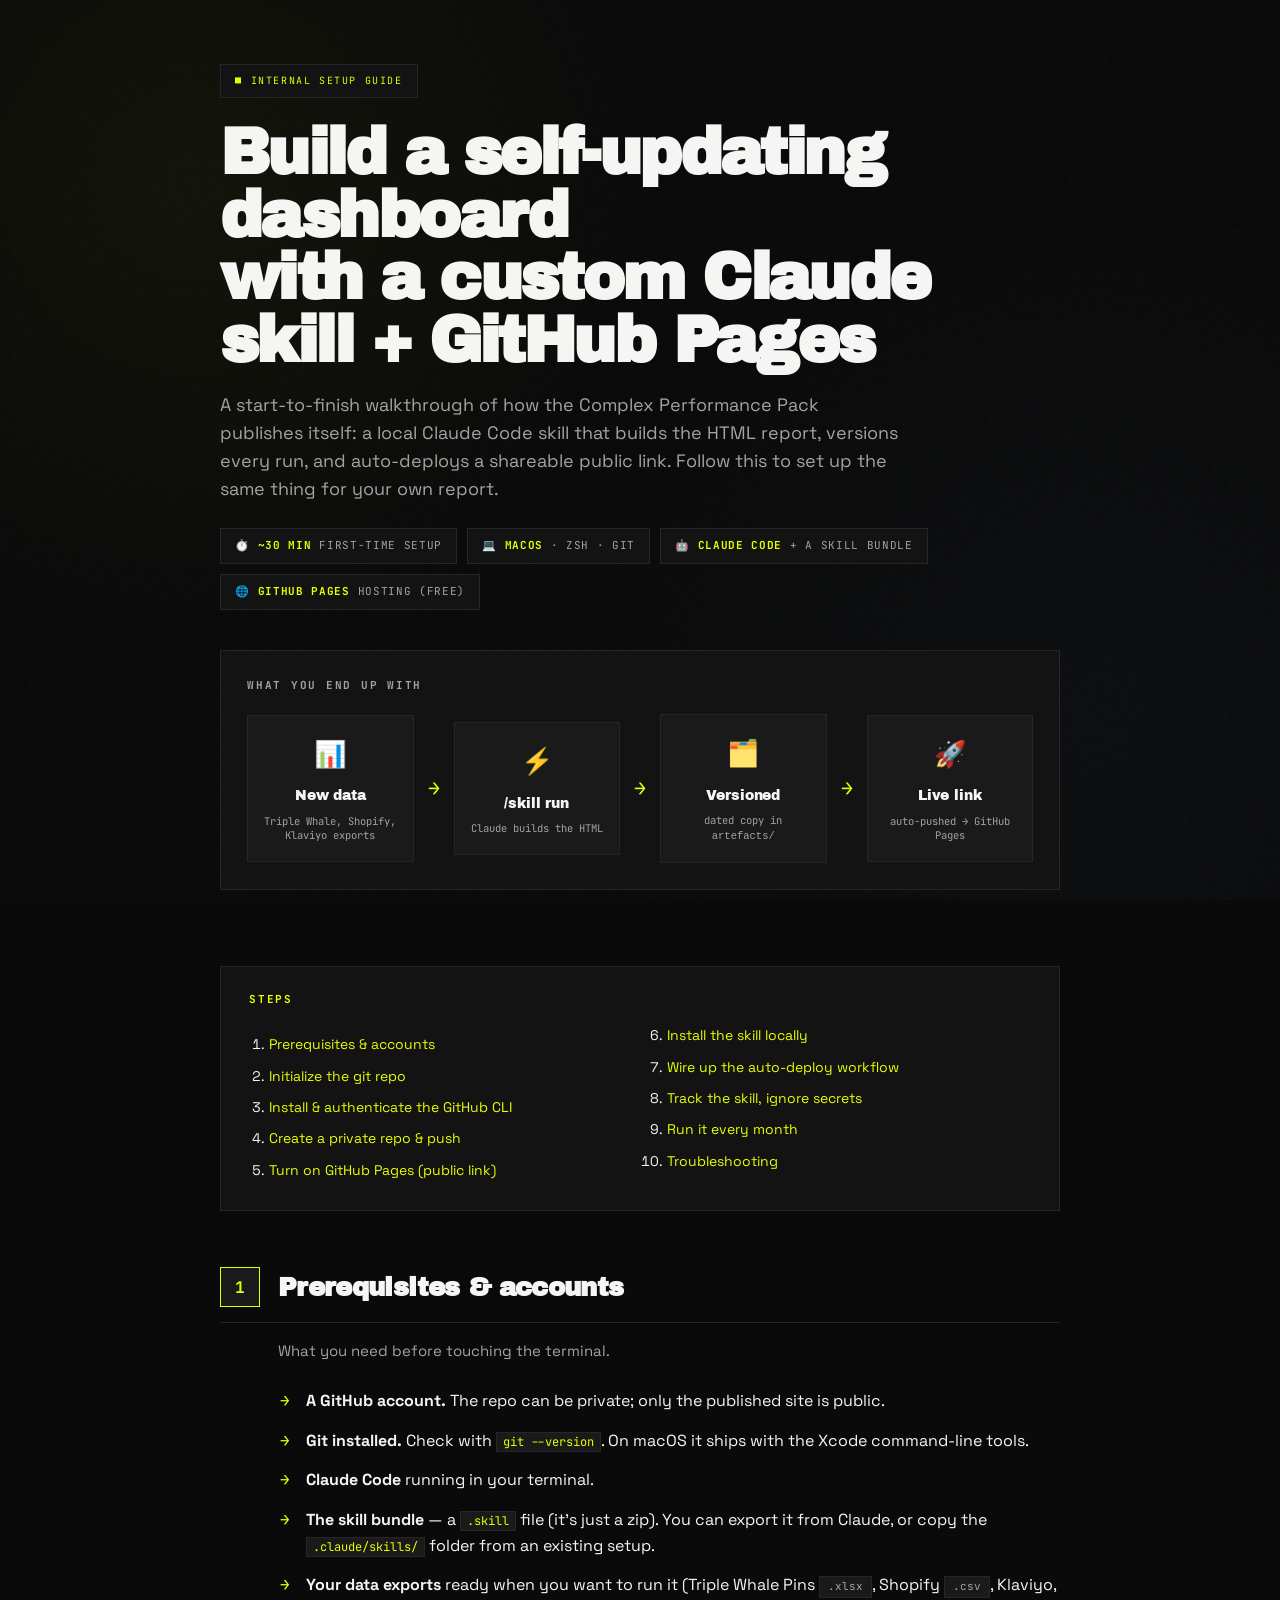
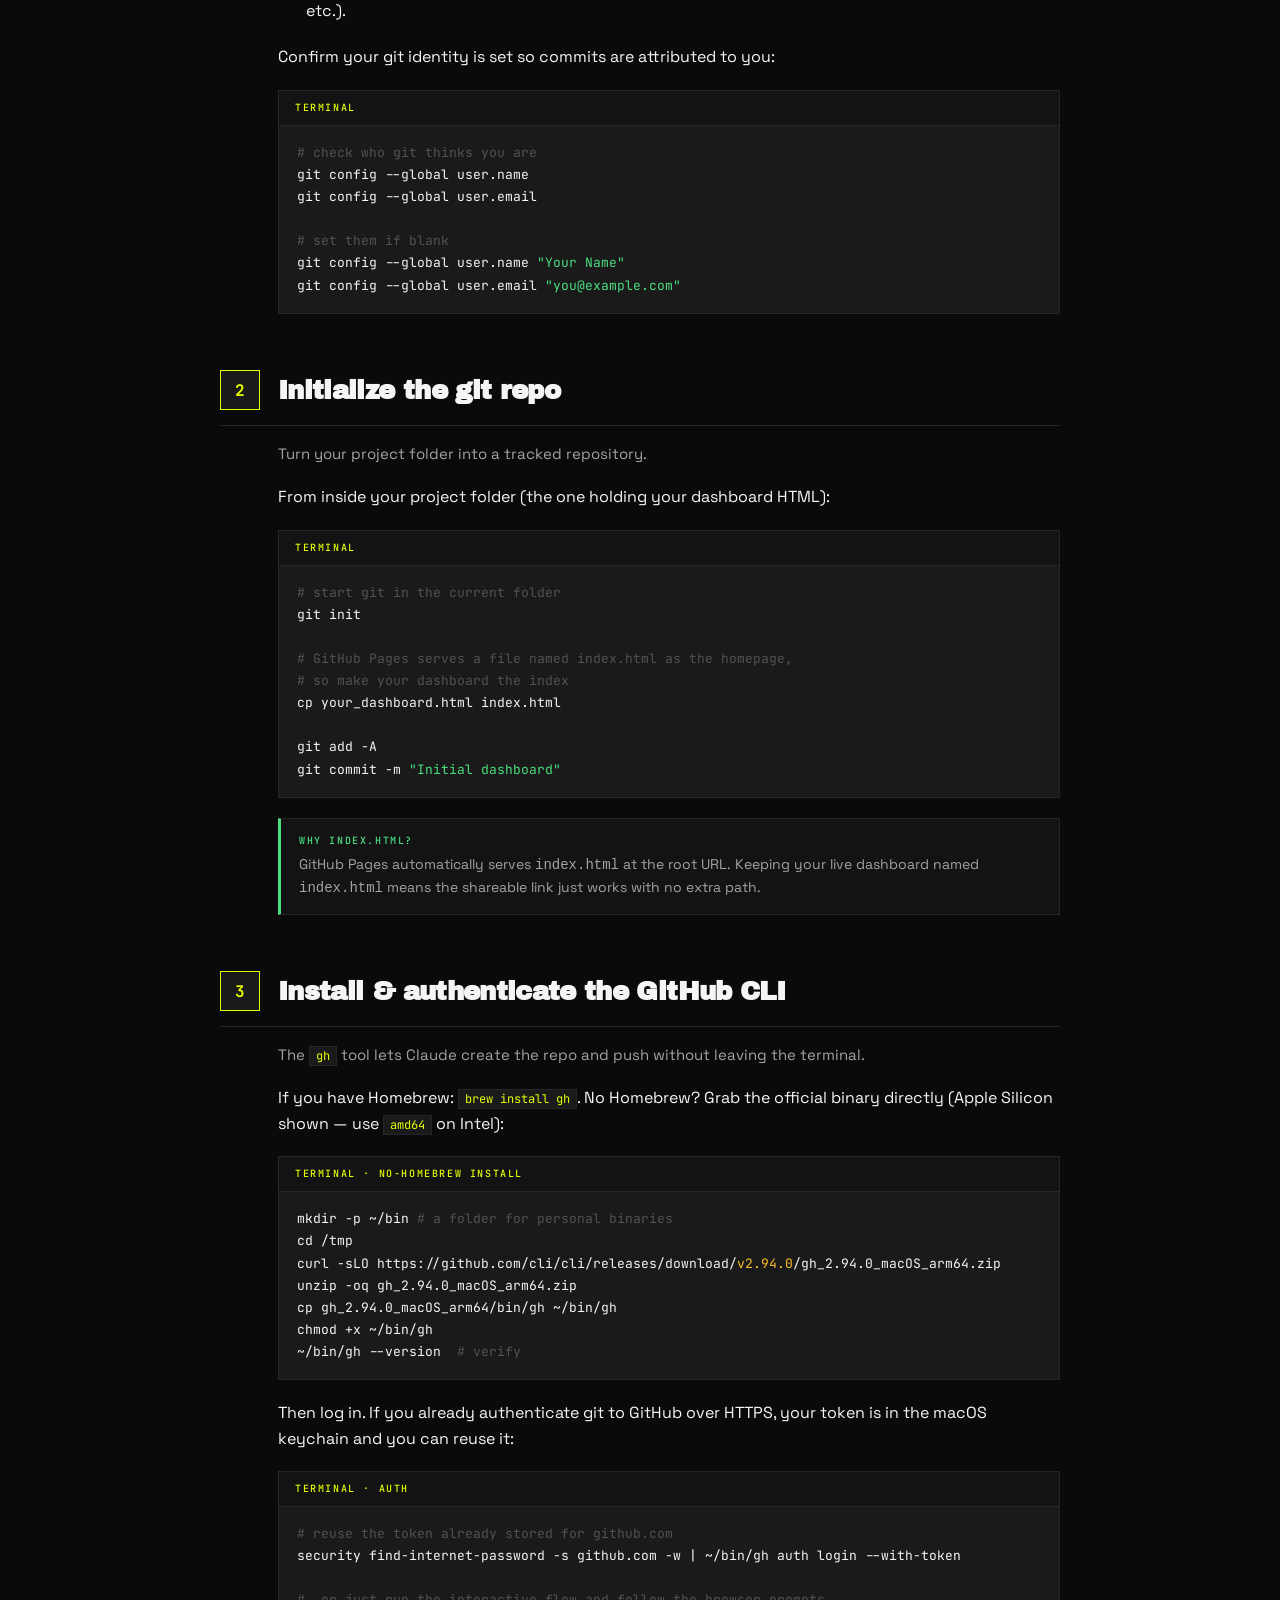
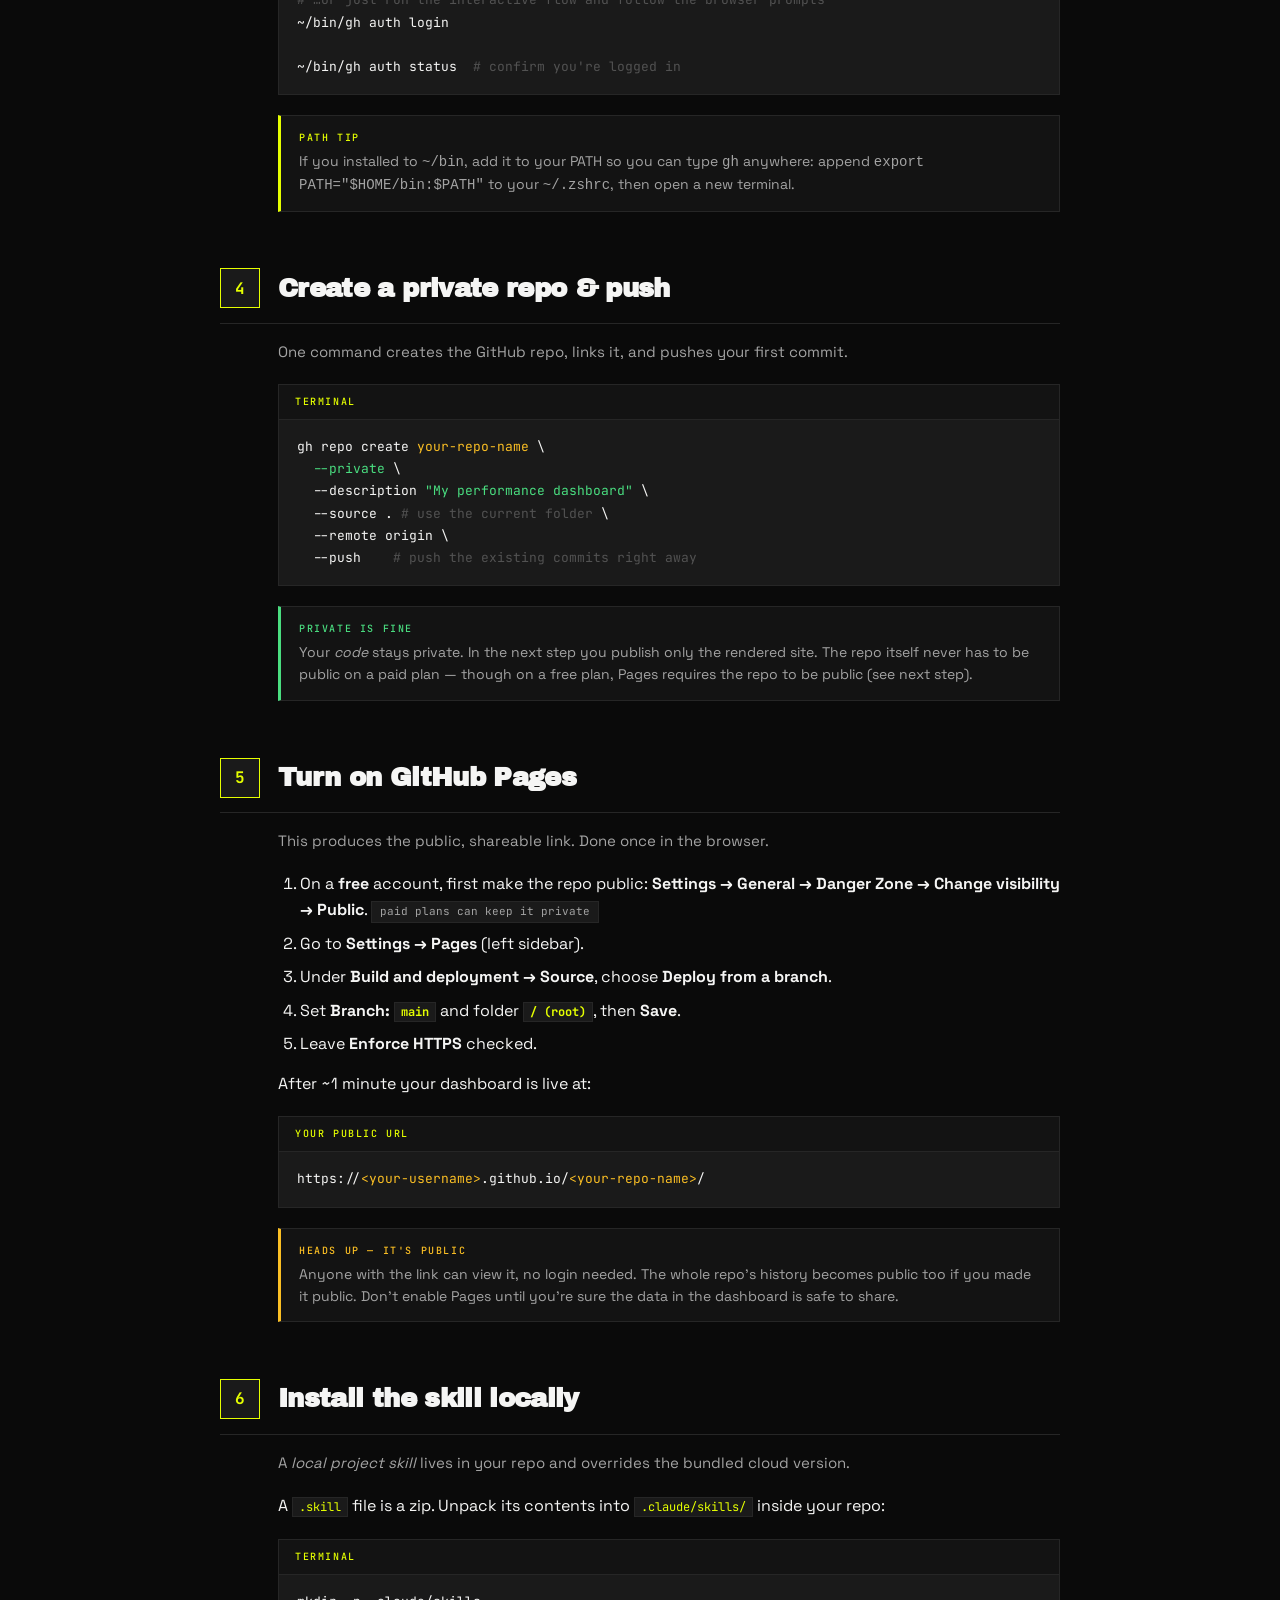
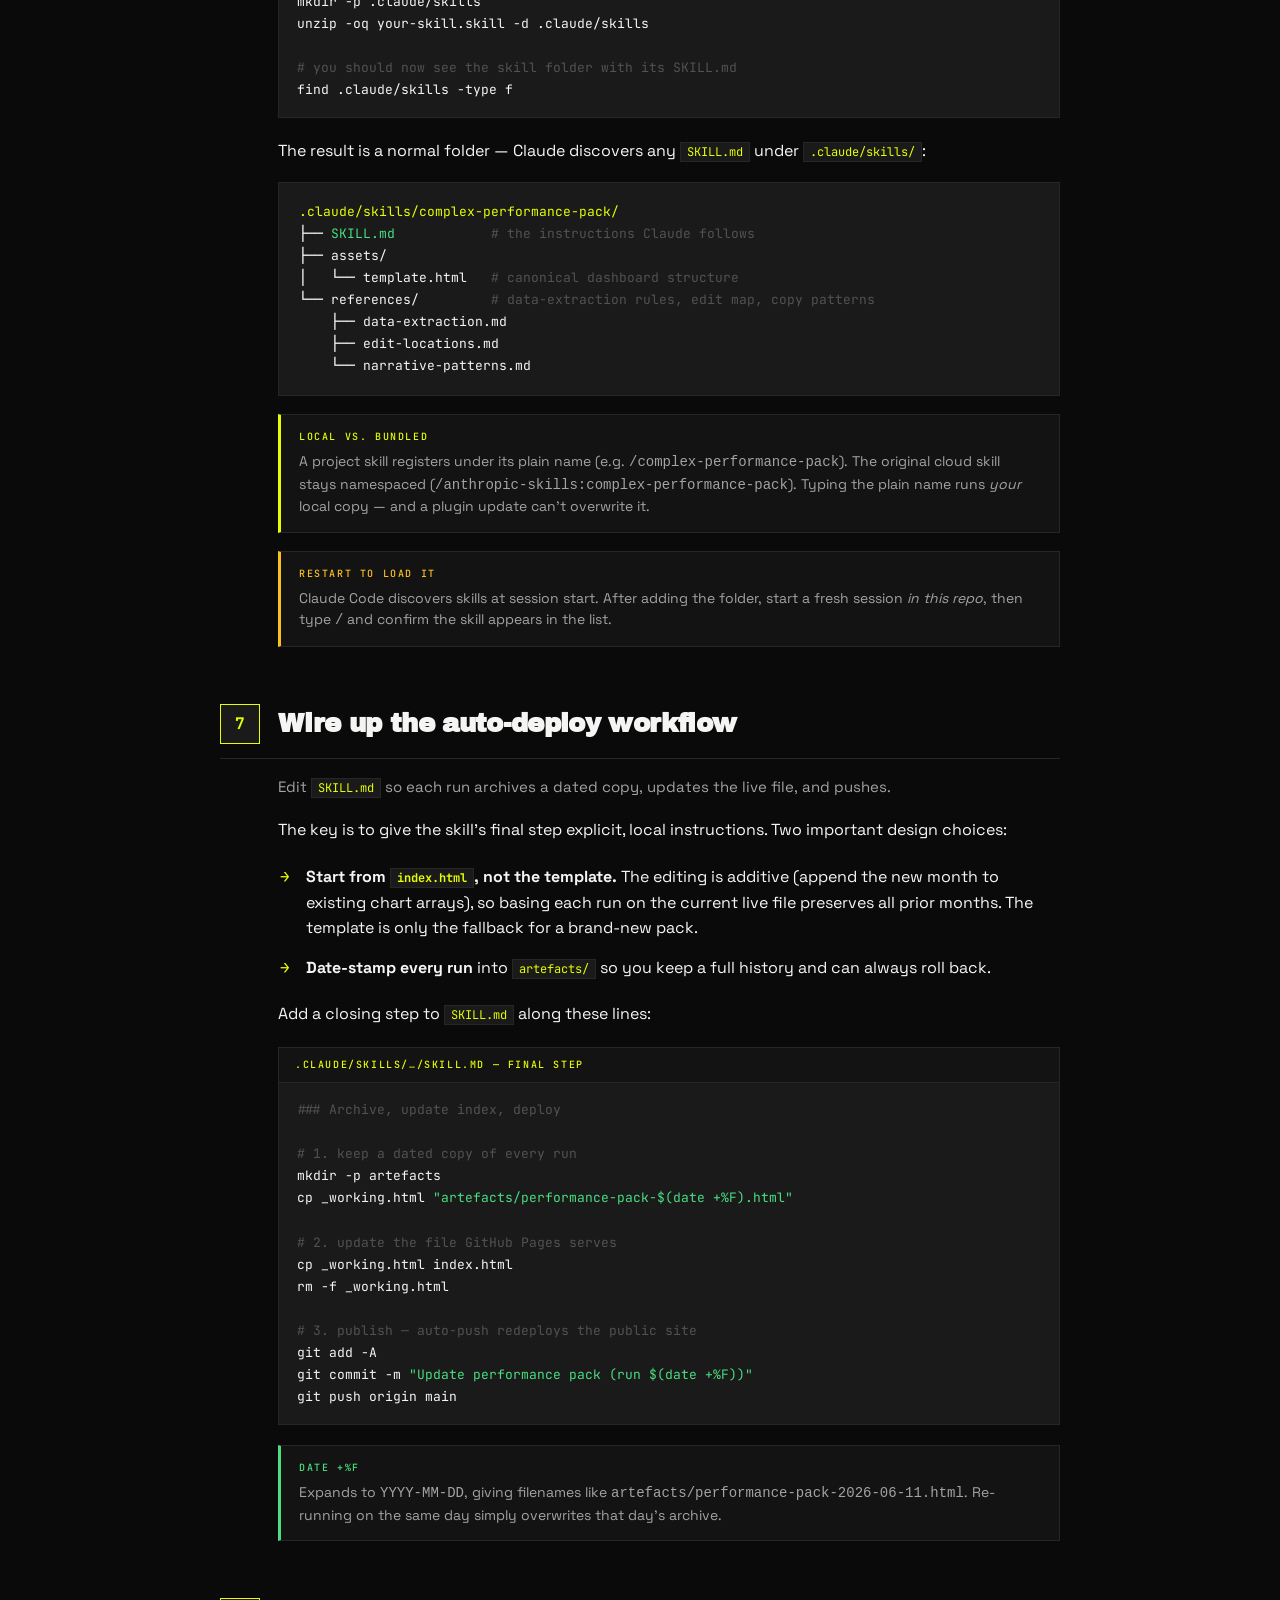
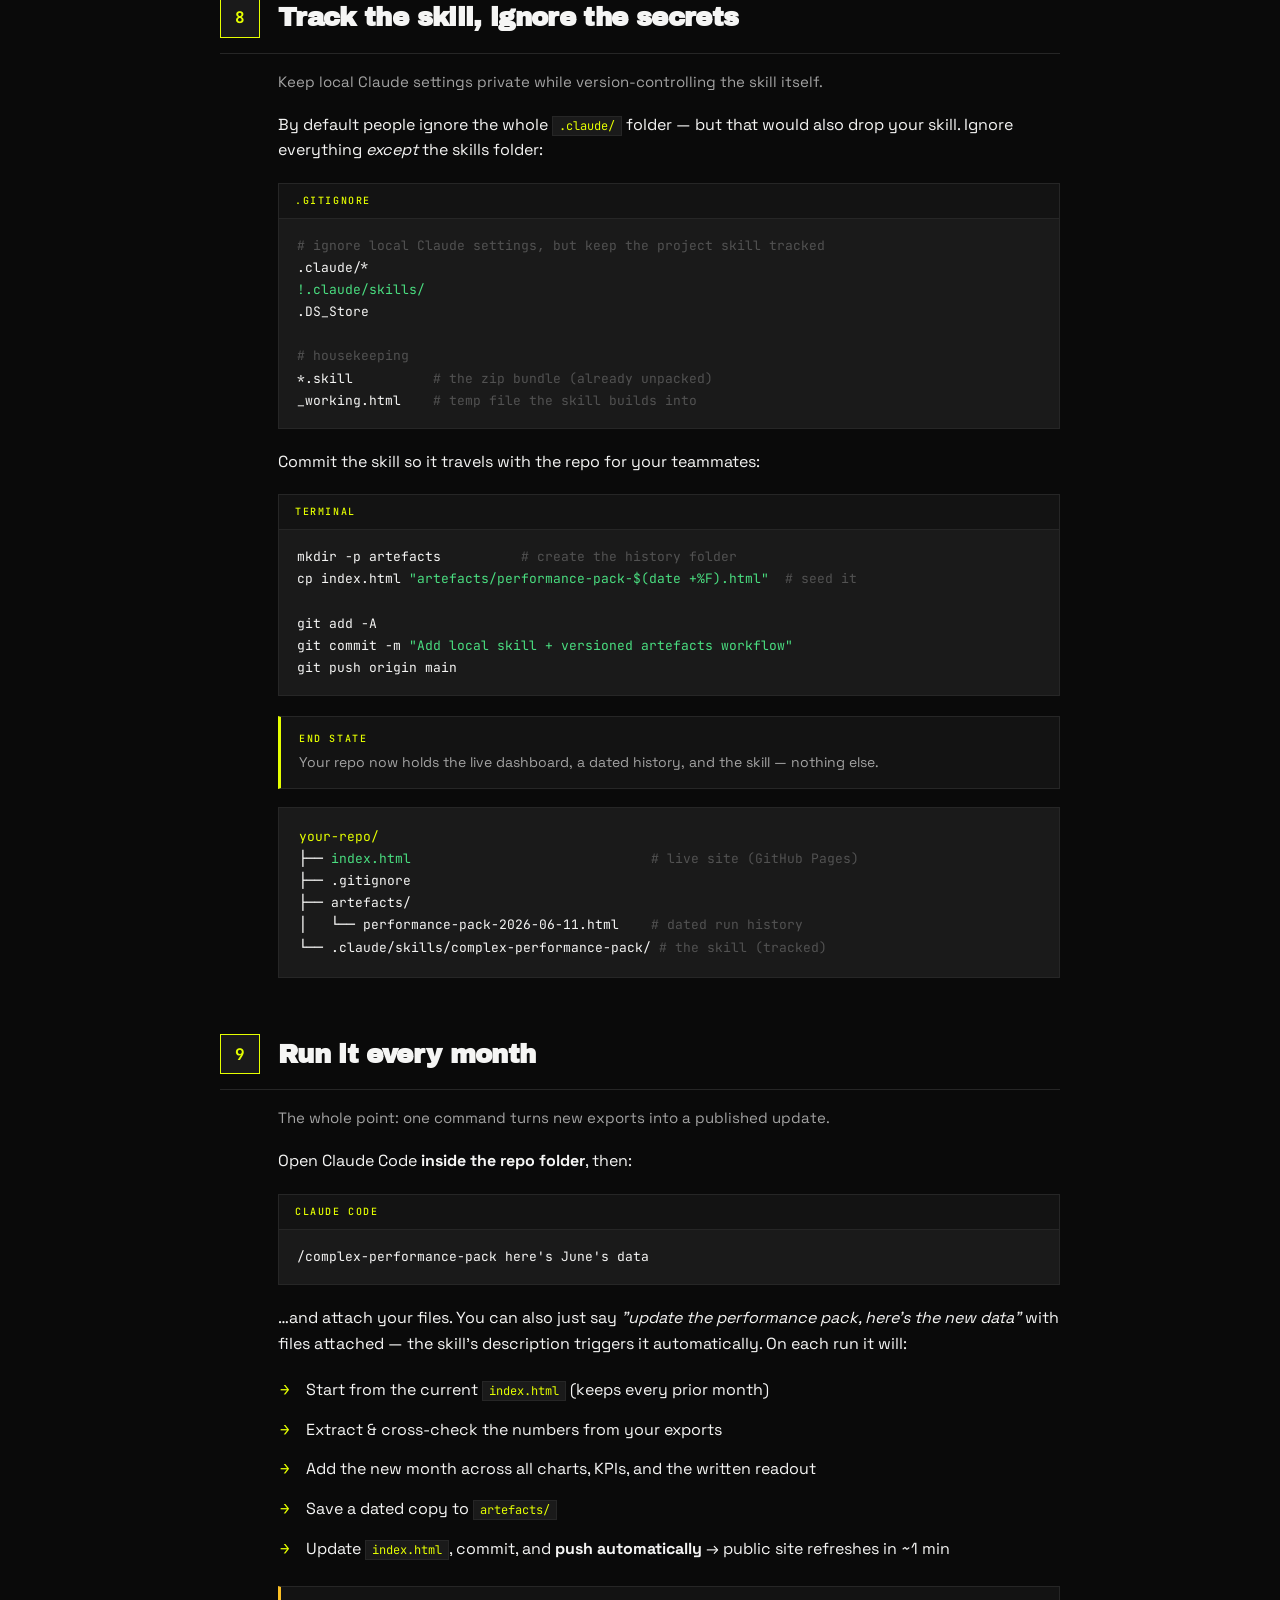
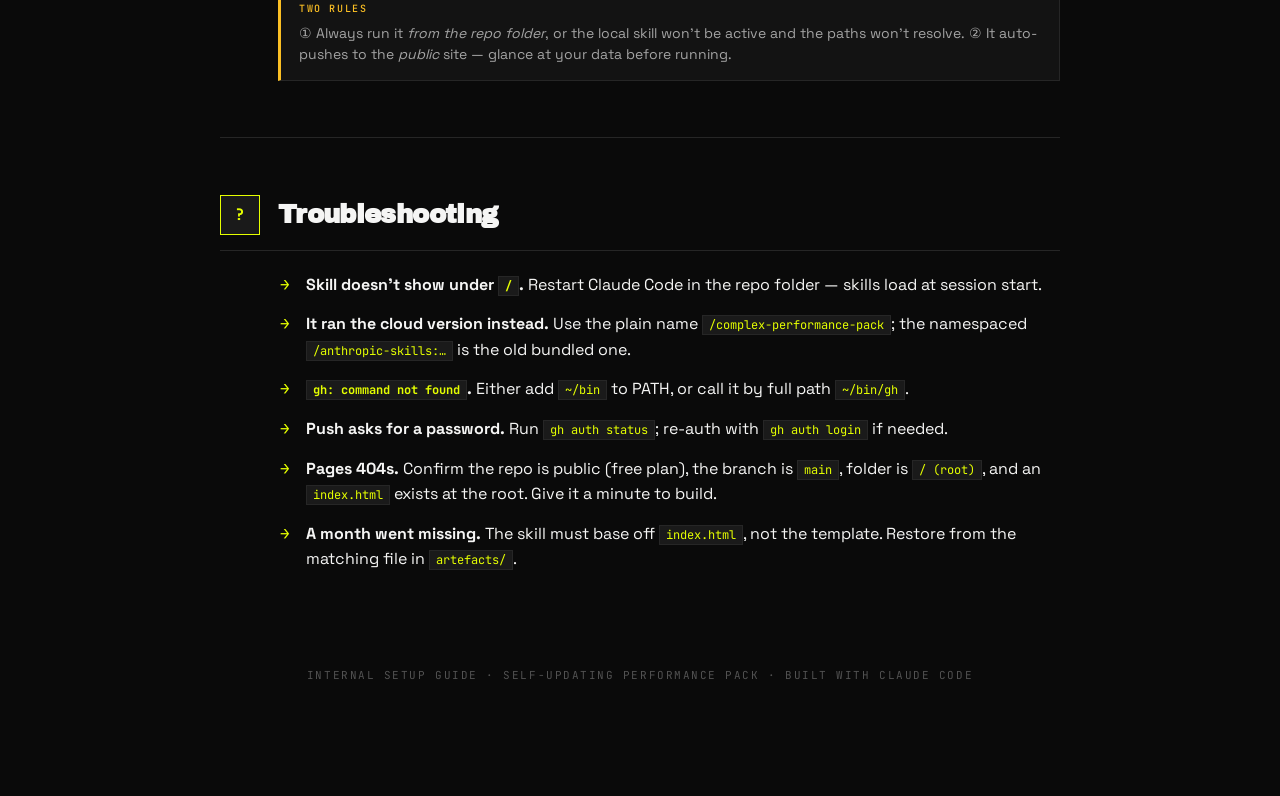
<file: readme/index.html>
<!DOCTYPE html>
<html lang="en">
<head>
<meta charset="UTF-8">
<meta name="viewport" content="width=device-width, initial-scale=1.0">
<title>Setup Guide — Self-Updating Performance Pack Dashboard</title>
<link rel="preconnect" href="https://fonts.googleapis.com">
<link rel="preconnect" href="https://fonts.gstatic.com" crossorigin>
<link href="https://fonts.googleapis.com/css2?family=JetBrains+Mono:wght@400;500;700&family=Space+Grotesk:wght@300;400;500;600;700&family=Archivo+Black&display=swap" rel="stylesheet">
<style>
  :root{
    --bg:#0a0a0a; --bg-elev:#131313; --bg-elev-2:#1a1a1a;
    --border:#262626; --border-bright:#3a3a3a;
    --text:#f5f5f4; --text-dim:#a3a3a3; --text-faint:#525252;
    --accent:#e5ff00; --green:#4ade80; --red:#ef4444; --amber:#fbbf24; --blue:#60a5fa;
    --font-display:'Archivo Black',sans-serif;
    --font-body:'Space Grotesk',sans-serif;
    --font-mono:'JetBrains Mono',monospace;
    --maxw:920px;
  }
  *{box-sizing:border-box; margin:0; padding:0}
  html{scroll-behavior:smooth}
  body{
    background:var(--bg); color:var(--text);
    font-family:var(--font-body); font-weight:400; line-height:1.6;
    -webkit-font-smoothing:antialiased;
    background-image:
      radial-gradient(circle at 15% 20%, rgba(229,255,0,0.04) 0%, transparent 35%),
      radial-gradient(circle at 85% 80%, rgba(96,165,250,0.03) 0%, transparent 40%);
    background-attachment:fixed;
    min-height:100vh;
  }
  /* film-grain overlay */
  body::before{
    content:""; position:fixed; inset:0; pointer-events:none; opacity:.02; z-index:1;
    background-image:url("data:image/svg+xml,%3Csvg viewBox='0 0 200 200' xmlns='http://www.w3.org/2000/svg'%3E%3Cfilter id='n'%3E%3CfeTurbulence type='fractalNoise' baseFrequency='0.9' numOctaves='3'/%3E%3C/filter%3E%3Crect width='100%25' height='100%25' filter='url(%23n)'/%3E%3C/svg%3E");
  }
  a{color:var(--accent); text-decoration:none}
  a:hover{text-decoration:underline}
  .wrap{max-width:var(--maxw); margin:0 auto; padding:0 40px 120px; position:relative; z-index:2}

  /* HERO */
  header.hero{
    max-width:var(--maxw); margin:0 auto; padding:64px 40px 30px; position:relative; z-index:2;
  }
  .eyebrow{
    display:inline-block; font-family:var(--font-mono); font-size:10px;
    letter-spacing:.16em; text-transform:uppercase; color:var(--accent);
    background:var(--bg-elev); border:1px solid var(--border);
    padding:8px 14px; margin-bottom:24px;
  }
  .eyebrow::before{content:"■"; color:var(--accent); margin-right:8px}
  h1{
    font-family:var(--font-display); font-size:clamp(40px,5.4vw,64px);
    line-height:.98; margin:0 0 18px; letter-spacing:-.04em;
  }
  .lede{font-size:18px; color:var(--text-dim); max-width:680px; margin:0; line-height:1.55}
  .meta-row{display:flex; flex-wrap:wrap; gap:10px; margin-top:26px}
  .chip{
    background:var(--bg-elev); border:1px solid var(--border); color:var(--text-dim);
    padding:8px 14px; font-family:var(--font-mono); font-size:11px; letter-spacing:.06em;
    text-transform:uppercase; display:inline-flex; gap:8px; align-items:center;
  }
  .chip b{color:var(--accent); font-weight:700}

  /* WHAT YOU BUILD diagram */
  .blueprint{
    background:var(--bg-elev); border:1px solid var(--border);
    padding:26px; margin:40px 0 10px;
  }
  .blueprint h3{
    margin:0 0 20px; font-family:var(--font-mono); font-size:11px;
    text-transform:uppercase; letter-spacing:.16em; color:var(--text-dim);
  }
  .flow{display:flex; align-items:center; gap:14px; flex-wrap:wrap}
  .node{
    flex:1 1 150px; min-width:150px; background:var(--bg-elev-2);
    border:1px solid var(--border); padding:18px 16px; text-align:center;
  }
  .node .ico{font-size:26px; display:block; margin-bottom:10px}
  .node .t{font-family:var(--font-display); font-size:14px; letter-spacing:-.01em}
  .node .s{font-family:var(--font-mono); font-size:10.5px; color:var(--text-dim); margin-top:6px; line-height:1.4}
  .arrow{color:var(--accent); font-family:var(--font-mono); font-size:20px; flex:0 0 auto}

  /* TOC */
  nav.toc{background:var(--bg-elev); border:1px solid var(--border); padding:24px 28px; margin:36px 0}
  nav.toc h3{
    margin:0 0 16px; font-family:var(--font-mono); font-size:11px;
    text-transform:uppercase; letter-spacing:.16em; color:var(--accent);
  }
  nav.toc ol{margin:0; padding-left:20px; columns:2; column-gap:34px}
  nav.toc li{margin:9px 0; break-inside:avoid; font-size:14px}
  @media (max-width:640px){nav.toc ol{columns:1}}

  /* SECTIONS */
  section{margin:56px 0; scroll-margin-top:20px}
  .step-head{
    display:flex; gap:18px; align-items:center; margin-bottom:8px;
    padding-bottom:14px; border-bottom:1px solid var(--border);
  }
  .num{
    flex:0 0 auto; width:40px; height:40px; display:grid; place-items:center;
    background:var(--bg-elev-2); border:1px solid var(--accent); color:var(--accent);
    font-family:var(--font-mono); font-weight:700; font-size:16px;
  }
  .step-head h2{
    margin:0; font-family:var(--font-display); font-size:26px; letter-spacing:-.025em;
  }
  .step-sub{color:var(--text-dim); margin:16px 0 18px 58px; font-size:15px}
  .body{margin-left:58px}
  @media (max-width:560px){.step-sub,.body{margin-left:0}}

  p{margin:14px 0}
  ul.clean{list-style:none; padding:0; margin:14px 0}
  ul.clean li{position:relative; padding:7px 0 7px 28px}
  ul.clean li::before{
    content:"→"; position:absolute; left:2px; top:7px; color:var(--accent);
    font-family:var(--font-mono);
  }
  ol{padding-left:22px} ol li{margin:8px 0}

  /* CODE — labelled terminal panel (header strip, no floating badge) */
  pre{
    background:var(--bg-elev-2); border:1px solid var(--border);
    margin:20px 0; white-space:normal;
  }
  .label{
    display:block; background:var(--bg-elev); color:var(--accent);
    border-bottom:1px solid var(--border); font-family:var(--font-mono);
    font-size:10px; font-weight:500; text-transform:uppercase; letter-spacing:.16em;
    padding:9px 16px;
  }
  pre code{
    display:block; padding:16px 18px; overflow-x:auto; white-space:pre;
    font-family:var(--font-mono); font-size:13px; line-height:1.7; color:var(--text);
  }
  .cmt{color:var(--text-faint)}
  .tok{color:var(--green)}
  .flag{color:var(--amber)}
  p code,li code{
    background:var(--bg-elev-2); border:1px solid var(--border);
    padding:1px 6px; font-family:var(--font-mono); font-size:12px; color:var(--accent);
  }

  /* CALLOUTS — left-rule priority accent */
  .note{
    border-left:3px solid var(--accent); background:var(--bg-elev);
    border-top:1px solid var(--border); border-right:1px solid var(--border);
    border-bottom:1px solid var(--border); padding:14px 18px; margin:18px 0;
    font-size:14px; color:var(--text-dim); line-height:1.55;
  }
  .note.warn{border-left-color:var(--amber)}
  .note.ok{border-left-color:var(--green)}
  .note .nt{
    font-family:var(--font-mono); font-weight:500; font-size:10px;
    text-transform:uppercase; letter-spacing:.16em; display:block; margin-bottom:6px;
    color:var(--accent);
  }
  .note.warn .nt{color:var(--amber)}
  .note.ok .nt{color:var(--green)}

  /* TREE */
  .tree{background:var(--bg-elev-2); border:1px solid var(--border); padding:18px 20px; margin:18px 0}
  .tree pre{background:none; border:none; padding:0; margin:0}
  .tree pre code,.tree pre{white-space:pre}
  .tree pre{font-family:var(--font-mono); font-size:13px; line-height:1.7; color:var(--text)}
  .tree .dir{color:var(--accent)} .tree .key{color:var(--green)} .tree .c{color:var(--text-faint)}

  hr{border:none; border-top:1px solid var(--border); margin:56px 0}
  footer{
    color:var(--text-faint); font-family:var(--font-mono); font-size:11px;
    text-transform:uppercase; letter-spacing:.14em; text-align:center; padding-top:32px;
  }
  .pill{
    display:inline-block; background:var(--bg-elev-2); border:1px solid var(--border);
    padding:1px 8px; font-family:var(--font-mono); font-size:11px; color:var(--text-dim);
  }
</style>
</head>
<body>

<header class="hero">
  <span class="eyebrow">Internal Setup Guide</span>
  <h1>Build a self-updating dashboard<br>with a custom Claude skill + GitHub Pages</h1>
  <p class="lede">A start-to-finish walkthrough of how the Complex Performance Pack publishes itself: a local Claude Code skill that builds the HTML report, versions every run, and auto-deploys a shareable public link. Follow this to set up the same thing for your own report.</p>
  <div class="meta-row">
    <span class="chip">⏱️ <b>~30 min</b> first-time setup</span>
    <span class="chip">💻 <b>macOS</b> · zsh · git</span>
    <span class="chip">🤖 <b>Claude Code</b> + a skill bundle</span>
    <span class="chip">🌐 <b>GitHub Pages</b> hosting (free)</span>
  </div>

  <div class="blueprint">
    <h3>What you end up with</h3>
    <div class="flow">
      <div class="node"><span class="ico">📊</span><div class="t">New data</div><div class="s">Triple Whale, Shopify, Klaviyo exports</div></div>
      <span class="arrow">→</span>
      <div class="node"><span class="ico">⚡</span><div class="t">/skill run</div><div class="s">Claude builds the HTML</div></div>
      <span class="arrow">→</span>
      <div class="node"><span class="ico">🗂️</span><div class="t">Versioned</div><div class="s">dated copy in <code>artefacts/</code></div></div>
      <span class="arrow">→</span>
      <div class="node"><span class="ico">🚀</span><div class="t">Live link</div><div class="s">auto-pushed → GitHub Pages</div></div>
    </div>
  </div>
</header>

<div class="wrap">

  <nav class="toc">
    <h3>Steps</h3>
    <ol>
      <li><a href="#prereq">Prerequisites &amp; accounts</a></li>
      <li><a href="#init">Initialize the git repo</a></li>
      <li><a href="#gh">Install &amp; authenticate the GitHub CLI</a></li>
      <li><a href="#push">Create a private repo &amp; push</a></li>
      <li><a href="#pages">Turn on GitHub Pages (public link)</a></li>
      <li><a href="#skill">Install the skill locally</a></li>
      <li><a href="#workflow">Wire up the auto-deploy workflow</a></li>
      <li><a href="#gitignore">Track the skill, ignore secrets</a></li>
      <li><a href="#run">Run it every month</a></li>
      <li><a href="#troubleshoot">Troubleshooting</a></li>
    </ol>
  </nav>

  <!-- 1 -->
  <section id="prereq">
    <div class="step-head"><div class="num">1</div><h2>Prerequisites &amp; accounts</h2></div>
    <p class="step-sub">What you need before touching the terminal.</p>
    <div class="body">
      <ul class="clean">
        <li><b>A GitHub account.</b> The repo can be private; only the published site is public.</li>
        <li><b>Git installed.</b> Check with <code>git --version</code>. On macOS it ships with the Xcode command-line tools.</li>
        <li><b>Claude Code</b> running in your terminal.</li>
        <li><b>The skill bundle</b> — a <code>.skill</code> file (it's just a zip). You can export it from Claude, or copy the <code>.claude/skills/</code> folder from an existing setup.</li>
        <li><b>Your data exports</b> ready when you want to run it (Triple Whale Pins <span class="pill">.xlsx</span>, Shopify <span class="pill">.csv</span>, Klaviyo, etc.).</li>
      </ul>
      <p>Confirm your git identity is set so commits are attributed to you:</p>
      <pre><span class="label">terminal</span><code><span class="cmt"># check who git thinks you are</span>
git config --global user.name
git config --global user.email

<span class="cmt"># set them if blank</span>
git config --global user.name <span class="tok">"Your Name"</span>
git config --global user.email <span class="tok">"you@example.com"</span></code></pre>
    </div>
  </section>

  <!-- 2 -->
  <section id="init">
    <div class="step-head"><div class="num">2</div><h2>Initialize the git repo</h2></div>
    <p class="step-sub">Turn your project folder into a tracked repository.</p>
    <div class="body">
      <p>From inside your project folder (the one holding your dashboard HTML):</p>
      <pre><span class="label">terminal</span><code><span class="cmt"># start git in the current folder</span>
git init

<span class="cmt"># GitHub Pages serves a file named index.html as the homepage,</span>
<span class="cmt"># so make your dashboard the index</span>
cp your_dashboard.html index.html

git add -A
git commit -m <span class="tok">"Initial dashboard"</span></code></pre>
      <div class="note ok"><span class="nt">Why index.html?</span>GitHub Pages automatically serves <code>index.html</code> at the root URL. Keeping your live dashboard named <code>index.html</code> means the shareable link just works with no extra path.</div>
    </div>
  </section>

  <!-- 3 -->
  <section id="gh">
    <div class="step-head"><div class="num">3</div><h2>Install &amp; authenticate the GitHub CLI</h2></div>
    <p class="step-sub">The <code>gh</code> tool lets Claude create the repo and push without leaving the terminal.</p>
    <div class="body">
      <p>If you have Homebrew: <code>brew install gh</code>. No Homebrew? Grab the official binary directly (Apple Silicon shown — use <code>amd64</code> on Intel):</p>
      <pre><span class="label">terminal · no-homebrew install</span><code>mkdir -p ~/bin <span class="cmt"># a folder for personal binaries</span>
cd /tmp
curl -sLO https://github.com/cli/cli/releases/download/<span class="flag">v2.94.0</span>/gh_2.94.0_macOS_arm64.zip
unzip -oq gh_2.94.0_macOS_arm64.zip
cp gh_2.94.0_macOS_arm64/bin/gh ~/bin/gh
chmod +x ~/bin/gh
~/bin/gh --version  <span class="cmt"># verify</span></code></pre>
      <p>Then log in. If you already authenticate git to GitHub over HTTPS, your token is in the macOS keychain and you can reuse it:</p>
      <pre><span class="label">terminal · auth</span><code><span class="cmt"># reuse the token already stored for github.com</span>
security find-internet-password -s github.com -w | ~/bin/gh auth login --with-token

<span class="cmt"># …or just run the interactive flow and follow the browser prompts</span>
~/bin/gh auth login

~/bin/gh auth status  <span class="cmt"># confirm you're logged in</span></code></pre>
      <div class="note"><span class="nt">PATH tip</span>If you installed to <code>~/bin</code>, add it to your PATH so you can type <code>gh</code> anywhere: append <code>export PATH="$HOME/bin:$PATH"</code> to your <code>~/.zshrc</code>, then open a new terminal.</div>
    </div>
  </section>

  <!-- 4 -->
  <section id="push">
    <div class="step-head"><div class="num">4</div><h2>Create a private repo &amp; push</h2></div>
    <p class="step-sub">One command creates the GitHub repo, links it, and pushes your first commit.</p>
    <div class="body">
      <pre><span class="label">terminal</span><code>gh repo create <span class="flag">your-repo-name</span> \
  <span class="tok">--private</span> \
  --description <span class="tok">"My performance dashboard"</span> \
  --source . <span class="cmt"># use the current folder</span> \
  --remote origin \
  --push    <span class="cmt"># push the existing commits right away</span></code></pre>
      <div class="note ok"><span class="nt">Private is fine</span>Your <em>code</em> stays private. In the next step you publish only the rendered site. The repo itself never has to be public on a paid plan — though on a free plan, Pages requires the repo to be public (see next step).</div>
    </div>
  </section>

  <!-- 5 -->
  <section id="pages">
    <div class="step-head"><div class="num">5</div><h2>Turn on GitHub Pages</h2></div>
    <p class="step-sub">This produces the public, shareable link. Done once in the browser.</p>
    <div class="body">
      <ol>
        <li>On a <b>free</b> account, first make the repo public: <b>Settings → General → Danger Zone → Change visibility → Public</b>. <span class="pill">paid plans can keep it private</span></li>
        <li>Go to <b>Settings → Pages</b> (left sidebar).</li>
        <li>Under <b>Build and deployment → Source</b>, choose <b>Deploy from a branch</b>.</li>
        <li>Set <b>Branch: <code>main</code></b> and folder <b><code>/ (root)</code></b>, then <b>Save</b>.</li>
        <li>Leave <b>Enforce HTTPS</b> checked.</li>
      </ol>
      <p>After ~1 minute your dashboard is live at:</p>
      <pre><span class="label">your public url</span><code>https://<span class="flag">&lt;your-username&gt;</span>.github.io/<span class="flag">&lt;your-repo-name&gt;</span>/</code></pre>
      <div class="note warn"><span class="nt">Heads up — it's public</span>Anyone with the link can view it, no login needed. The whole repo's history becomes public too if you made it public. Don't enable Pages until you're sure the data in the dashboard is safe to share.</div>
    </div>
  </section>

  <!-- 6 -->
  <section id="skill">
    <div class="step-head"><div class="num">6</div><h2>Install the skill locally</h2></div>
    <p class="step-sub">A <em>local project skill</em> lives in your repo and overrides the bundled cloud version.</p>
    <div class="body">
      <p>A <code>.skill</code> file is a zip. Unpack its contents into <code>.claude/skills/</code> inside your repo:</p>
      <pre><span class="label">terminal</span><code>mkdir -p .claude/skills
unzip -oq your-skill.skill -d .claude/skills

<span class="cmt"># you should now see the skill folder with its SKILL.md</span>
find .claude/skills -type f</code></pre>
      <p>The result is a normal folder — Claude discovers any <code>SKILL.md</code> under <code>.claude/skills/</code>:</p>
      <div class="tree"><pre><span class="dir">.claude/skills/complex-performance-pack/</span>
├── <span class="key">SKILL.md</span>            <span class="c"># the instructions Claude follows</span>
├── assets/
│   └── template.html   <span class="c"># canonical dashboard structure</span>
└── references/         <span class="c"># data-extraction rules, edit map, copy patterns</span>
    ├── data-extraction.md
    ├── edit-locations.md
    └── narrative-patterns.md</pre></div>
      <div class="note"><span class="nt">Local vs. bundled</span>A project skill registers under its plain name (e.g. <code>/complex-performance-pack</code>). The original cloud skill stays namespaced (<code>/anthropic-skills:complex-performance-pack</code>). Typing the plain name runs <em>your</em> local copy — and a plugin update can't overwrite it.</div>
      <div class="note warn"><span class="nt">Restart to load it</span>Claude Code discovers skills at session start. After adding the folder, start a fresh session <em>in this repo</em>, then type <code>/</code> and confirm the skill appears in the list.</div>
    </div>
  </section>

  <!-- 7 -->
  <section id="workflow">
    <div class="step-head"><div class="num">7</div><h2>Wire up the auto-deploy workflow</h2></div>
    <p class="step-sub">Edit <code>SKILL.md</code> so each run archives a dated copy, updates the live file, and pushes.</p>
    <div class="body">
      <p>The key is to give the skill's final step explicit, local instructions. Two important design choices:</p>
      <ul class="clean">
        <li><b>Start from <code>index.html</code>, not the template.</b> The editing is additive (append the new month to existing chart arrays), so basing each run on the current live file preserves all prior months. The template is only the fallback for a brand-new pack.</li>
        <li><b>Date-stamp every run</b> into <code>artefacts/</code> so you keep a full history and can always roll back.</li>
      </ul>
      <p>Add a closing step to <code>SKILL.md</code> along these lines:</p>
      <pre><span class="label">.claude/skills/…/SKILL.md — final step</span><code><span class="cmt">### Archive, update index, deploy</span>

<span class="cmt"># 1. keep a dated copy of every run</span>
mkdir -p artefacts
cp _working.html <span class="tok">"artefacts/performance-pack-$(date +%F).html"</span>

<span class="cmt"># 2. update the file GitHub Pages serves</span>
cp _working.html index.html
rm -f _working.html

<span class="cmt"># 3. publish — auto-push redeploys the public site</span>
git add -A
git commit -m <span class="tok">"Update performance pack (run $(date +%F))"</span>
git push origin main</code></pre>
      <div class="note ok"><span class="nt">date +%F</span>Expands to <code>YYYY-MM-DD</code>, giving filenames like <code>artefacts/performance-pack-2026-06-11.html</code>. Re-running on the same day simply overwrites that day's archive.</div>
    </div>
  </section>

  <!-- 8 -->
  <section id="gitignore">
    <div class="step-head"><div class="num">8</div><h2>Track the skill, ignore the secrets</h2></div>
    <p class="step-sub">Keep local Claude settings private while version-controlling the skill itself.</p>
    <div class="body">
      <p>By default people ignore the whole <code>.claude/</code> folder — but that would also drop your skill. Ignore everything <em>except</em> the skills folder:</p>
      <pre><span class="label">.gitignore</span><code><span class="cmt"># ignore local Claude settings, but keep the project skill tracked</span>
.claude/*
<span class="tok">!.claude/skills/</span>
.DS_Store

<span class="cmt"># housekeeping</span>
*.skill          <span class="cmt"># the zip bundle (already unpacked)</span>
_working.html    <span class="cmt"># temp file the skill builds into</span></code></pre>
      <p>Commit the skill so it travels with the repo for your teammates:</p>
      <pre><span class="label">terminal</span><code>mkdir -p artefacts          <span class="cmt"># create the history folder</span>
cp index.html <span class="tok">"artefacts/performance-pack-$(date +%F).html"</span>  <span class="cmt"># seed it</span>

git add -A
git commit -m <span class="tok">"Add local skill + versioned artefacts workflow"</span>
git push origin main</code></pre>
      <div class="note"><span class="nt">End state</span>Your repo now holds the live dashboard, a dated history, and the skill — nothing else.</div>
      <div class="tree"><pre><span class="dir">your-repo/</span>
├── <span class="key">index.html</span>                              <span class="c"># live site (GitHub Pages)</span>
├── .gitignore
├── artefacts/
│   └── performance-pack-2026-06-11.html    <span class="c"># dated run history</span>
└── .claude/skills/complex-performance-pack/ <span class="c"># the skill (tracked)</span></pre></div>
    </div>
  </section>

  <!-- 9 -->
  <section id="run">
    <div class="step-head"><div class="num">9</div><h2>Run it every month</h2></div>
    <p class="step-sub">The whole point: one command turns new exports into a published update.</p>
    <div class="body">
      <p>Open Claude Code <b>inside the repo folder</b>, then:</p>
      <pre><span class="label">claude code</span><code>/complex-performance-pack here's June's data</code></pre>
      <p>…and attach your files. You can also just say <em>"update the performance pack, here's the new data"</em> with files attached — the skill's description triggers it automatically. On each run it will:</p>
      <ul class="clean">
        <li>Start from the current <code>index.html</code> (keeps every prior month)</li>
        <li>Extract &amp; cross-check the numbers from your exports</li>
        <li>Add the new month across all charts, KPIs, and the written readout</li>
        <li>Save a dated copy to <code>artefacts/</code></li>
        <li>Update <code>index.html</code>, commit, and <b>push automatically</b> → public site refreshes in ~1 min</li>
      </ul>
      <div class="note warn"><span class="nt">Two rules</span>① Always run it <em>from the repo folder</em>, or the local skill won't be active and the paths won't resolve. ② It auto-pushes to the <em>public</em> site — glance at your data before running.</div>
    </div>
  </section>

  <hr>

  <!-- TROUBLESHOOT -->
  <section id="troubleshoot">
    <div class="step-head"><div class="num">?</div><h2>Troubleshooting</h2></div>
    <div class="body">
      <ul class="clean">
        <li><b>Skill doesn't show under <code>/</code>.</b> Restart Claude Code in the repo folder — skills load at session start.</li>
        <li><b>It ran the cloud version instead.</b> Use the plain name <code>/complex-performance-pack</code>; the namespaced <code>/anthropic-skills:…</code> is the old bundled one.</li>
        <li><b><code>gh: command not found</code>.</b> Either add <code>~/bin</code> to PATH, or call it by full path <code>~/bin/gh</code>.</li>
        <li><b>Push asks for a password.</b> Run <code>gh auth status</code>; re-auth with <code>gh auth login</code> if needed.</li>
        <li><b>Pages 404s.</b> Confirm the repo is public (free plan), the branch is <code>main</code>, folder is <code>/ (root)</code>, and an <code>index.html</code> exists at the root. Give it a minute to build.</li>
        <li><b>A month went missing.</b> The skill must base off <code>index.html</code>, not the template. Restore from the matching file in <code>artefacts/</code>.</li>
      </ul>
    </div>
  </section>

  <footer>
    Internal setup guide · self-updating performance pack · built with Claude Code
  </footer>

</div>
</body>
</html>
</file>
